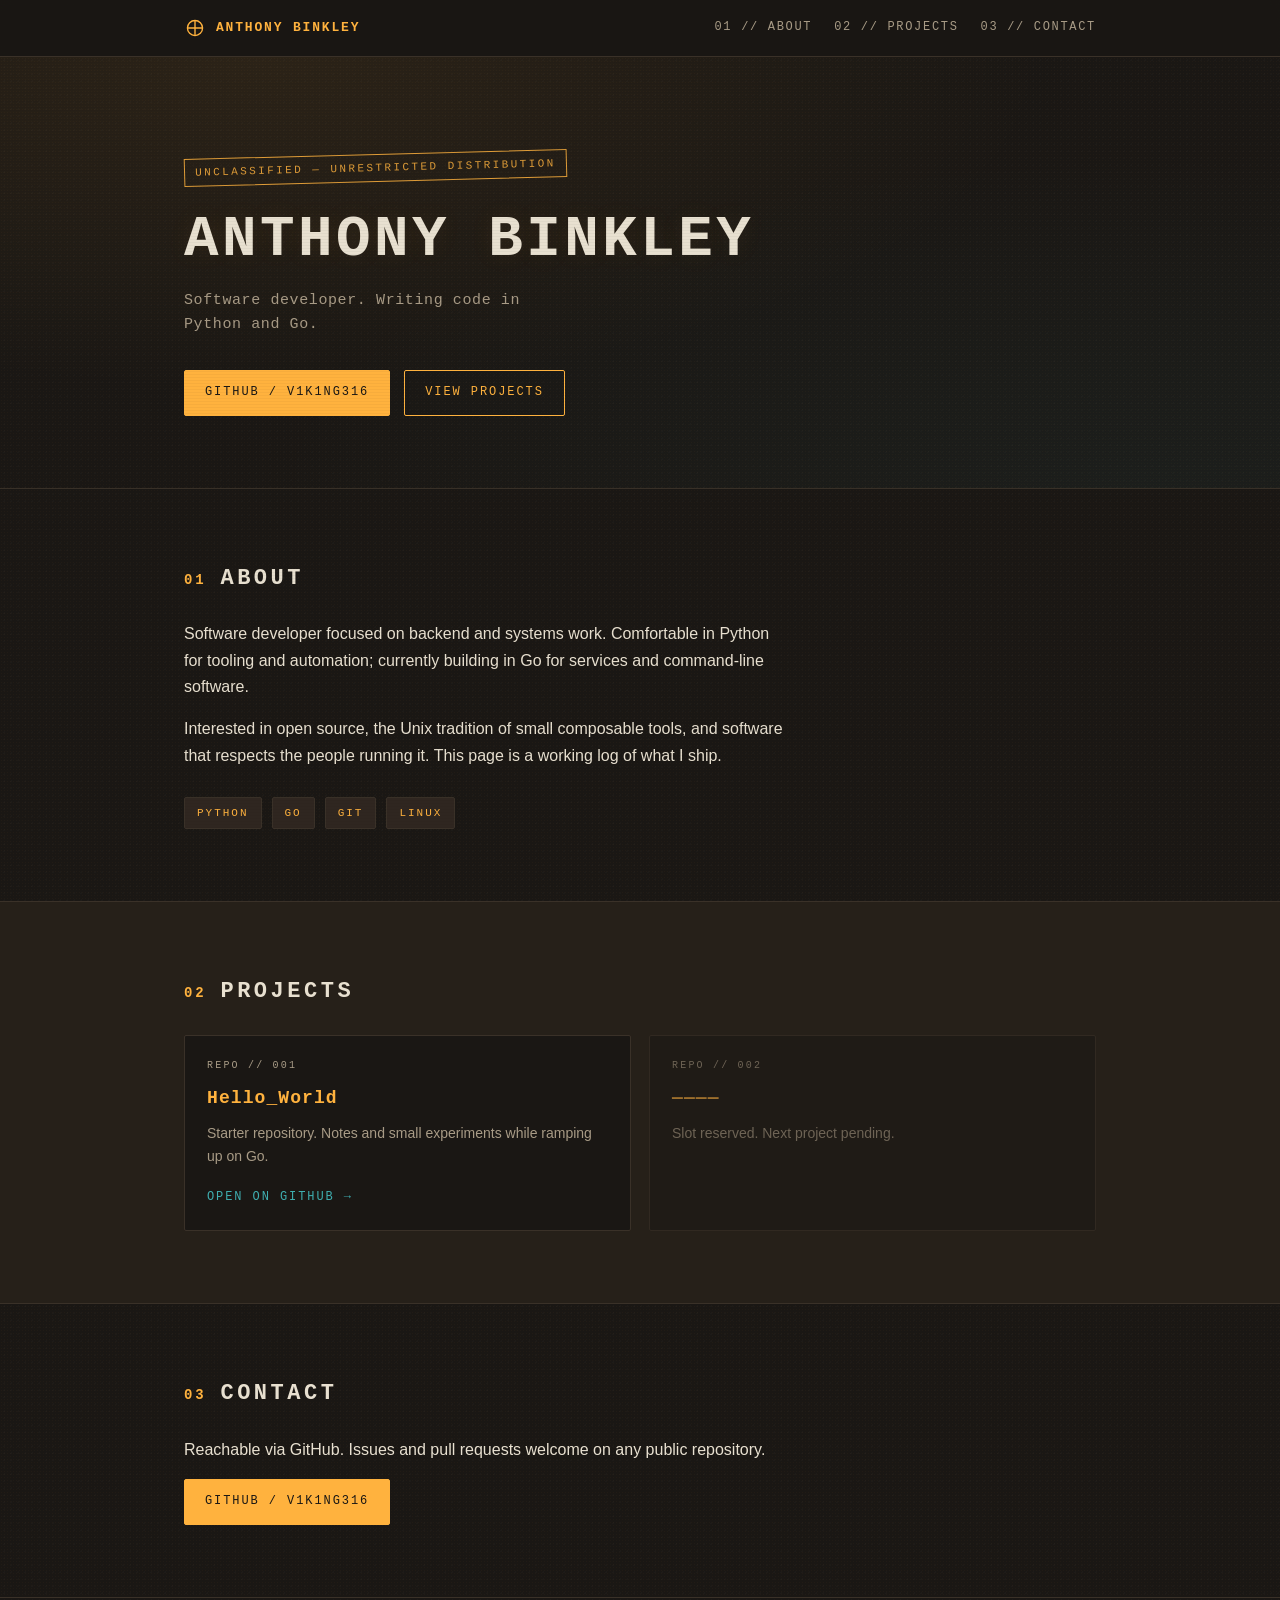
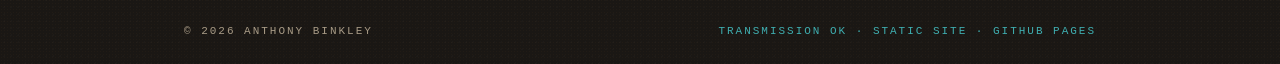
<file: index.html>
<!DOCTYPE html>
<html lang="en">
<head>
  <meta charset="UTF-8" />
  <meta name="viewport" content="width=device-width, initial-scale=1.0" />
  <title>Anthony Binkley // FIELD RECORD</title>
  <meta name="description" content="Anthony Binkley — software developer. Python, Go, systems." />
  <link rel="icon" type="image/svg+xml" href="data:image/svg+xml,%3Csvg xmlns='http://www.w3.org/2000/svg' viewBox='0 0 32 32'%3E%3Crect width='32' height='32' fill='%231A1714'/%3E%3Ccircle cx='16' cy='16' r='11' fill='none' stroke='%23FFB23E' stroke-width='2'/%3E%3Cpath d='M16 5v22M5 16h22' stroke='%23FFB23E' stroke-width='2'/%3E%3C/svg%3E" />
  <link rel="stylesheet" href="style.css" />
</head>
<body>

  <div class="scanlines" aria-hidden="true"></div>

  <header class="site-header">
    <div class="container header-inner">
      <a href="#" class="brand">
        <svg class="brand-mark" viewBox="0 0 32 32" width="22" height="22" aria-hidden="true">
          <circle cx="16" cy="16" r="11" fill="none" stroke="currentColor" stroke-width="2"/>
          <path d="M16 5v22M5 16h22" stroke="currentColor" stroke-width="2"/>
        </svg>
        <span>ANTHONY&nbsp;BINKLEY</span>
      </a>
      <nav class="site-nav" aria-label="Primary">
        <a href="#about">01 // ABOUT</a>
        <a href="#projects">02 // PROJECTS</a>
        <a href="#contact">03 // CONTACT</a>
      </nav>
    </div>
  </header>

  <main>

    <section class="hero">
      <div class="container">
        <div class="stamp">UNCLASSIFIED&nbsp;&mdash;&nbsp;UNRESTRICTED&nbsp;DISTRIBUTION</div>
        <h1>ANTHONY&nbsp;BINKLEY</h1>
        <p class="tagline">Software developer. Writing code in Python and Go.</p>
        <div class="hero-actions">
          <a class="btn btn-primary" href="https://github.com/V1K1NG316" target="_blank" rel="noopener">GITHUB&nbsp;/&nbsp;V1K1NG316</a>
          <a class="btn btn-ghost" href="#projects">VIEW&nbsp;PROJECTS</a>
        </div>
      </div>
    </section>

    <section id="about" class="section">
      <div class="container">
        <h2><span class="section-num">01</span> ABOUT</h2>
        <p>
          Software developer focused on backend and systems work. Comfortable in Python for
          tooling and automation; currently building in Go for services and command-line
          software.
        </p>
        <p>
          Interested in open source, the Unix tradition of small composable tools, and
          software that respects the people running it. This page is a working log of
          what I ship.
        </p>
        <ul class="chips" aria-label="Areas of work">
          <li>PYTHON</li>
          <li>GO</li>
          <li>GIT</li>
          <li>LINUX</li>
        </ul>
      </div>
    </section>

    <section id="projects" class="section section-alt">
      <div class="container">
        <h2><span class="section-num">02</span> PROJECTS</h2>
        <div class="cards">
          <article class="card">
            <div class="card-tag">REPO&nbsp;//&nbsp;001</div>
            <h3>Hello_World</h3>
            <p>Starter repository. Notes and small experiments while ramping up on Go.</p>
            <a class="card-link" href="https://github.com/V1K1NG316" target="_blank" rel="noopener">OPEN&nbsp;ON&nbsp;GITHUB&nbsp;&rarr;</a>
          </article>
          <article class="card card-empty">
            <div class="card-tag">REPO&nbsp;//&nbsp;002</div>
            <h3>&mdash;&mdash;&mdash;&mdash;</h3>
            <p>Slot reserved. Next project pending.</p>
          </article>
        </div>
      </div>
    </section>

    <section id="contact" class="section">
      <div class="container">
        <h2><span class="section-num">03</span> CONTACT</h2>
        <p>Reachable via GitHub. Issues and pull requests welcome on any public repository.</p>
        <a class="btn btn-primary" href="https://github.com/V1K1NG316" target="_blank" rel="noopener">GITHUB&nbsp;/&nbsp;V1K1NG316</a>
      </div>
    </section>

  </main>

  <footer class="site-footer">
    <div class="container footer-inner">
      <span>&copy; <span id="year"></span> ANTHONY&nbsp;BINKLEY</span>
      <span class="footer-meta">TRANSMISSION&nbsp;OK&nbsp;&middot;&nbsp;STATIC&nbsp;SITE&nbsp;&middot;&nbsp;GITHUB&nbsp;PAGES</span>
    </div>
  </footer>

  <script src="script.js"></script>
</body>
</html>
</file>
<file: style.css>
/* =========================================================
   OP-FOR / FIELD-RECORD THEME
   Palette pulled from workspace opfor themes:
     bg          #1A1714   weathered dark brown
     surface     #262019   panel / card
     surface-2   #2F2620   raised
     border      #3A3128   hairline
     text        #E8E0D0   faded cream
     muted       #A89B86   dust
     accent      #FFB23E   worn copper / amber
     accent-2    #3FAEB0   faded teal
     danger      #C1440E   rust red
   ========================================================= */

:root {
  --bg:         #1A1714;
  --surface:    #262019;
  --surface-2:  #2F2620;
  --border:     #3A3128;
  --text:       #E8E0D0;
  --muted:      #A89B86;
  --accent:     #FFB23E;
  --accent-2:   #3FAEB0;
  --danger:     #C1440E;

  --font-mono: "IBM Plex Mono", "JetBrains Mono", ui-monospace, SFMono-Regular, Menlo, Consolas, monospace;
  --font-sans: "IBM Plex Sans", -apple-system, BlinkMacSystemFont, "Segoe UI", Roboto, sans-serif;

  --radius: 2px;
  --container: 960px;
}

* { box-sizing: border-box; }

html, body {
  margin: 0;
  padding: 0;
  background: var(--bg);
  color: var(--text);
  font-family: var(--font-sans);
  font-size: 16px;
  line-height: 1.65;
  -webkit-font-smoothing: antialiased;
}

body {
  /* subtle grain */
  background-image:
    radial-gradient(rgba(255,178,62,0.03) 1px, transparent 1px),
    radial-gradient(rgba(255,255,255,0.015) 1px, transparent 1px);
  background-size: 3px 3px, 7px 7px;
  background-position: 0 0, 1px 1px;
}

/* scanline overlay */
.scanlines {
  position: fixed;
  inset: 0;
  pointer-events: none;
  z-index: 1;
  background: repeating-linear-gradient(
    to bottom,
    rgba(0,0,0,0)     0px,
    rgba(0,0,0,0)     2px,
    rgba(0,0,0,0.06)  3px
  );
  mix-blend-mode: multiply;
}

.container {
  max-width: var(--container);
  margin: 0 auto;
  padding: 0 24px;
}

/* ---------- HEADER ---------- */
.site-header {
  position: sticky;
  top: 0;
  z-index: 10;
  background: rgba(26,23,20,0.92);
  backdrop-filter: blur(6px);
  border-bottom: 1px solid var(--border);
}
.header-inner {
  display: flex;
  align-items: center;
  justify-content: space-between;
  height: 56px;
}
.brand {
  display: inline-flex;
  align-items: center;
  gap: 10px;
  color: var(--accent);
  text-decoration: none;
  font-family: var(--font-mono);
  font-weight: 700;
  letter-spacing: 0.14em;
  font-size: 13px;
}
.brand-mark { color: var(--accent); }

.site-nav {
  display: flex;
  gap: 22px;
}
.site-nav a {
  color: var(--muted);
  text-decoration: none;
  font-family: var(--font-mono);
  font-size: 12px;
  letter-spacing: 0.14em;
  padding: 6px 0;
  border-bottom: 1px solid transparent;
  transition: color 0.15s, border-color 0.15s;
}
.site-nav a:hover {
  color: var(--accent);
  border-bottom-color: var(--accent);
}

/* ---------- HERO ---------- */
.hero {
  padding: 96px 0 72px;
  border-bottom: 1px solid var(--border);
  position: relative;
}
.hero::before {
  content: "";
  position: absolute;
  inset: 0;
  background:
    radial-gradient(ellipse at 20% 0%, rgba(255,178,62,0.08), transparent 55%),
    radial-gradient(ellipse at 90% 100%, rgba(63,174,176,0.05), transparent 55%);
  pointer-events: none;
}
.hero > .container { position: relative; }

.stamp {
  display: inline-block;
  font-family: var(--font-mono);
  font-size: 11px;
  letter-spacing: 0.22em;
  color: var(--accent);
  border: 1px solid var(--accent);
  padding: 4px 10px;
  margin-bottom: 28px;
  transform: rotate(-1.5deg);
  opacity: 0.85;
}

.hero h1 {
  font-family: var(--font-mono);
  font-size: clamp(2.2rem, 5.5vw, 3.6rem);
  letter-spacing: 0.06em;
  line-height: 1.05;
  margin: 0 0 18px;
  color: var(--text);
  text-shadow: 0 0 24px rgba(255,178,62,0.08);
}

.tagline {
  font-family: var(--font-mono);
  color: var(--muted);
  font-size: 15px;
  letter-spacing: 0.04em;
  margin: 0 0 32px;
  max-width: 44ch;
}

.hero-actions {
  display: flex;
  gap: 14px;
  flex-wrap: wrap;
}

/* ---------- BUTTONS ---------- */
.btn {
  display: inline-block;
  font-family: var(--font-mono);
  font-size: 12px;
  letter-spacing: 0.16em;
  padding: 12px 20px;
  text-decoration: none;
  border: 1px solid var(--accent);
  border-radius: var(--radius);
  transition: background 0.15s, color 0.15s, transform 0.05s;
}
.btn:active { transform: translateY(1px); }
.btn-primary {
  background: var(--accent);
  color: #1A1714;
}
.btn-primary:hover { background: #FFC466; }
.btn-ghost {
  background: transparent;
  color: var(--accent);
}
.btn-ghost:hover {
  background: rgba(255,178,62,0.1);
}

/* ---------- SECTIONS ---------- */
.section {
  padding: 72px 0;
  border-bottom: 1px solid var(--border);
}
.section-alt {
  background: var(--surface);
}
.section h2 {
  font-family: var(--font-mono);
  font-size: 22px;
  letter-spacing: 0.16em;
  margin: 0 0 24px;
  color: var(--text);
  display: flex;
  align-items: baseline;
  gap: 14px;
}
.section-num {
  color: var(--accent);
  font-size: 14px;
  letter-spacing: 0.2em;
}
.section p {
  max-width: 68ch;
  color: var(--text);
}
.section p + p { margin-top: 14px; }

/* ---------- CHIPS ---------- */
.chips {
  list-style: none;
  padding: 0;
  margin: 28px 0 0;
  display: flex;
  flex-wrap: wrap;
  gap: 10px;
}
.chips li {
  font-family: var(--font-mono);
  font-size: 11px;
  letter-spacing: 0.18em;
  color: var(--accent);
  border: 1px solid var(--border);
  background: var(--surface-2);
  padding: 6px 12px;
  border-radius: var(--radius);
}

/* ---------- CARDS ---------- */
.cards {
  display: grid;
  grid-template-columns: repeat(auto-fit, minmax(260px, 1fr));
  gap: 18px;
  margin-top: 8px;
}
.card {
  background: var(--bg);
  border: 1px solid var(--border);
  border-radius: var(--radius);
  padding: 22px;
  position: relative;
  transition: border-color 0.15s, transform 0.15s;
}
.card:hover {
  border-color: var(--accent);
  transform: translateY(-2px);
}
.card-tag {
  font-family: var(--font-mono);
  font-size: 10px;
  letter-spacing: 0.22em;
  color: var(--muted);
  margin-bottom: 10px;
}
.card h3 {
  font-family: var(--font-mono);
  font-size: 18px;
  letter-spacing: 0.06em;
  margin: 0 0 8px;
  color: var(--accent);
}
.card p {
  color: var(--muted);
  font-size: 14px;
  margin: 0 0 14px;
}
.card-link {
  font-family: var(--font-mono);
  font-size: 12px;
  letter-spacing: 0.16em;
  color: var(--accent-2);
  text-decoration: none;
  border-bottom: 1px solid transparent;
}
.card-link:hover {
  border-bottom-color: var(--accent-2);
}
.card-empty { opacity: 0.55; }
.card-empty:hover { border-color: var(--border); transform: none; }

/* ---------- FOOTER ---------- */
.site-footer {
  padding: 24px 0;
  color: var(--muted);
  font-family: var(--font-mono);
  font-size: 11px;
  letter-spacing: 0.18em;
}
.footer-inner {
  display: flex;
  justify-content: space-between;
  align-items: center;
  gap: 16px;
  flex-wrap: wrap;
}
.footer-meta { color: var(--accent-2); }

/* ---------- 404 ---------- */
.notfound {
  min-height: 70vh;
  display: flex;
  align-items: center;
  justify-content: center;
  text-align: center;
  padding: 40px 24px;
}
.notfound .code {
  font-family: var(--font-mono);
  font-size: clamp(4rem, 12vw, 8rem);
  color: var(--accent);
  letter-spacing: 0.1em;
  margin: 0;
  line-height: 1;
}
.notfound h1 {
  font-family: var(--font-mono);
  letter-spacing: 0.16em;
  margin: 12px 0 6px;
}
.notfound p { color: var(--muted); }

/* ---------- RESPONSIVE ---------- */
@media (max-width: 620px) {
  .site-nav { gap: 14px; }
  .site-nav a { font-size: 11px; }
  .hero { padding: 72px 0 56px; }
  .section { padding: 56px 0; }
}
</file>
